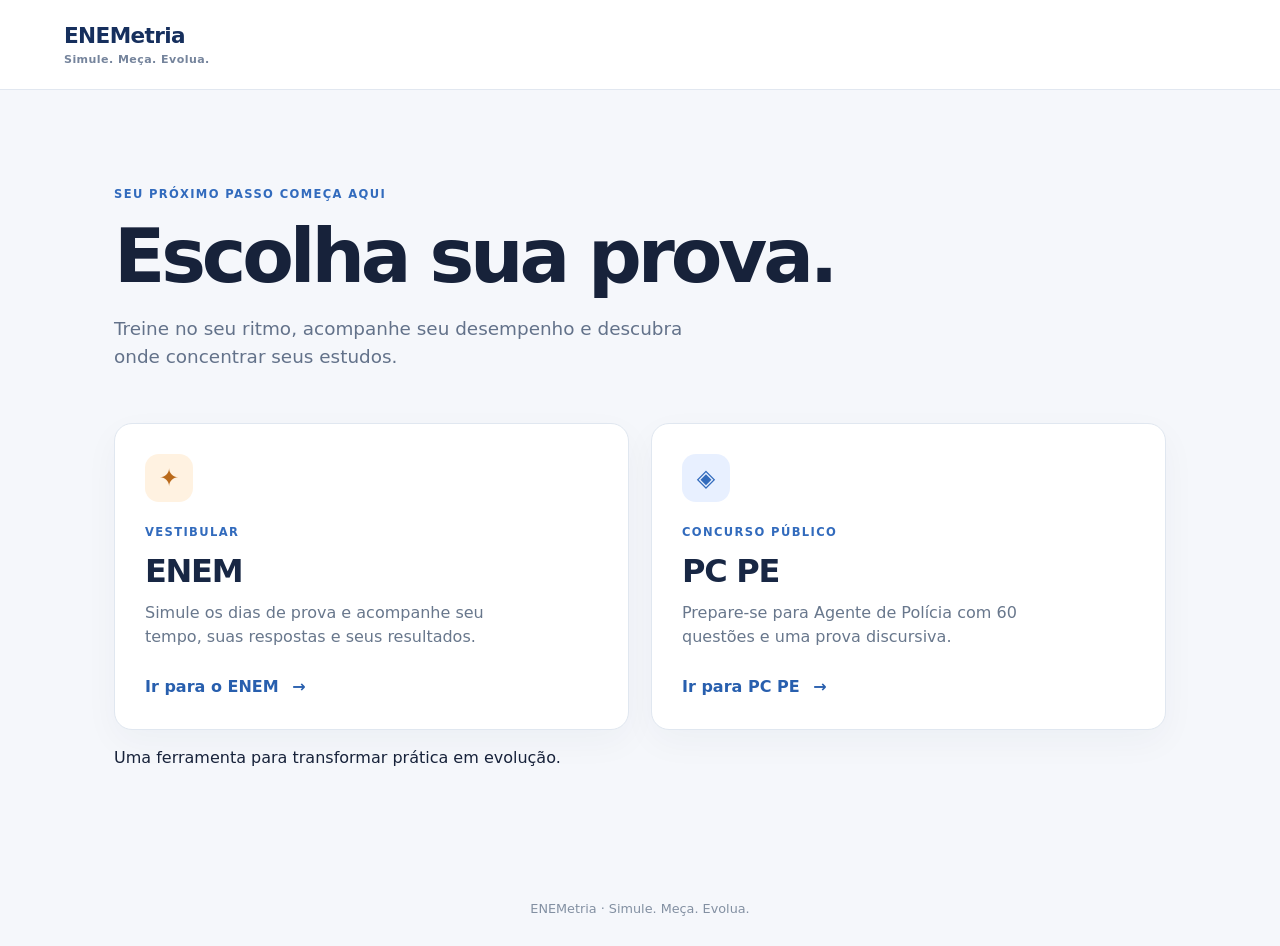
<file: index.html>
<!doctype html>
<html lang="pt-BR">
<head>
  <meta charset="utf-8"><meta name="viewport" content="width=device-width, initial-scale=1">
  <title>ENEMetria — escolha sua prova</title>
  <link rel="stylesheet" href="concursos.css">
</head>
<body>
  <header class="top"><a class="brand" href="index.html">ENEMetria <span>Simule. Meça. Evolua.</span></a></header>
  <main class="home">
    <p class="eyebrow">SEU PRÓXIMO PASSO COMEÇA AQUI</p>
    <h1>Escolha sua prova.</h1>
    <p class="lead">Treine no seu ritmo, acompanhe seu desempenho e descubra onde concentrar seus estudos.</p>
    <div class="cards">
      <a class="card" href="enem.html"><span class="icon">✦</span><span class="tag">VESTIBULAR</span><h2>ENEM</h2><p>Simule os dias de prova e acompanhe seu tempo, suas respostas e seus resultados.</p><strong>Ir para o ENEM <span>→</span></strong></a>
      <a class="card" href="pcpe.html"><span class="icon blue">◈</span><span class="tag">CONCURSO PÚBLICO</span><h2>PC PE</h2><p>Prepare-se para Agente de Polícia com 60 questões e uma prova discursiva.</p><strong>Ir para PC PE <span>→</span></strong></a>
    </div>
    <p class="home-note">Uma ferramenta para transformar prática em evolução.</p>
  </main>
  <footer>ENEMetria · Simule. Meça. Evolua.</footer>
</body></html>
</file>
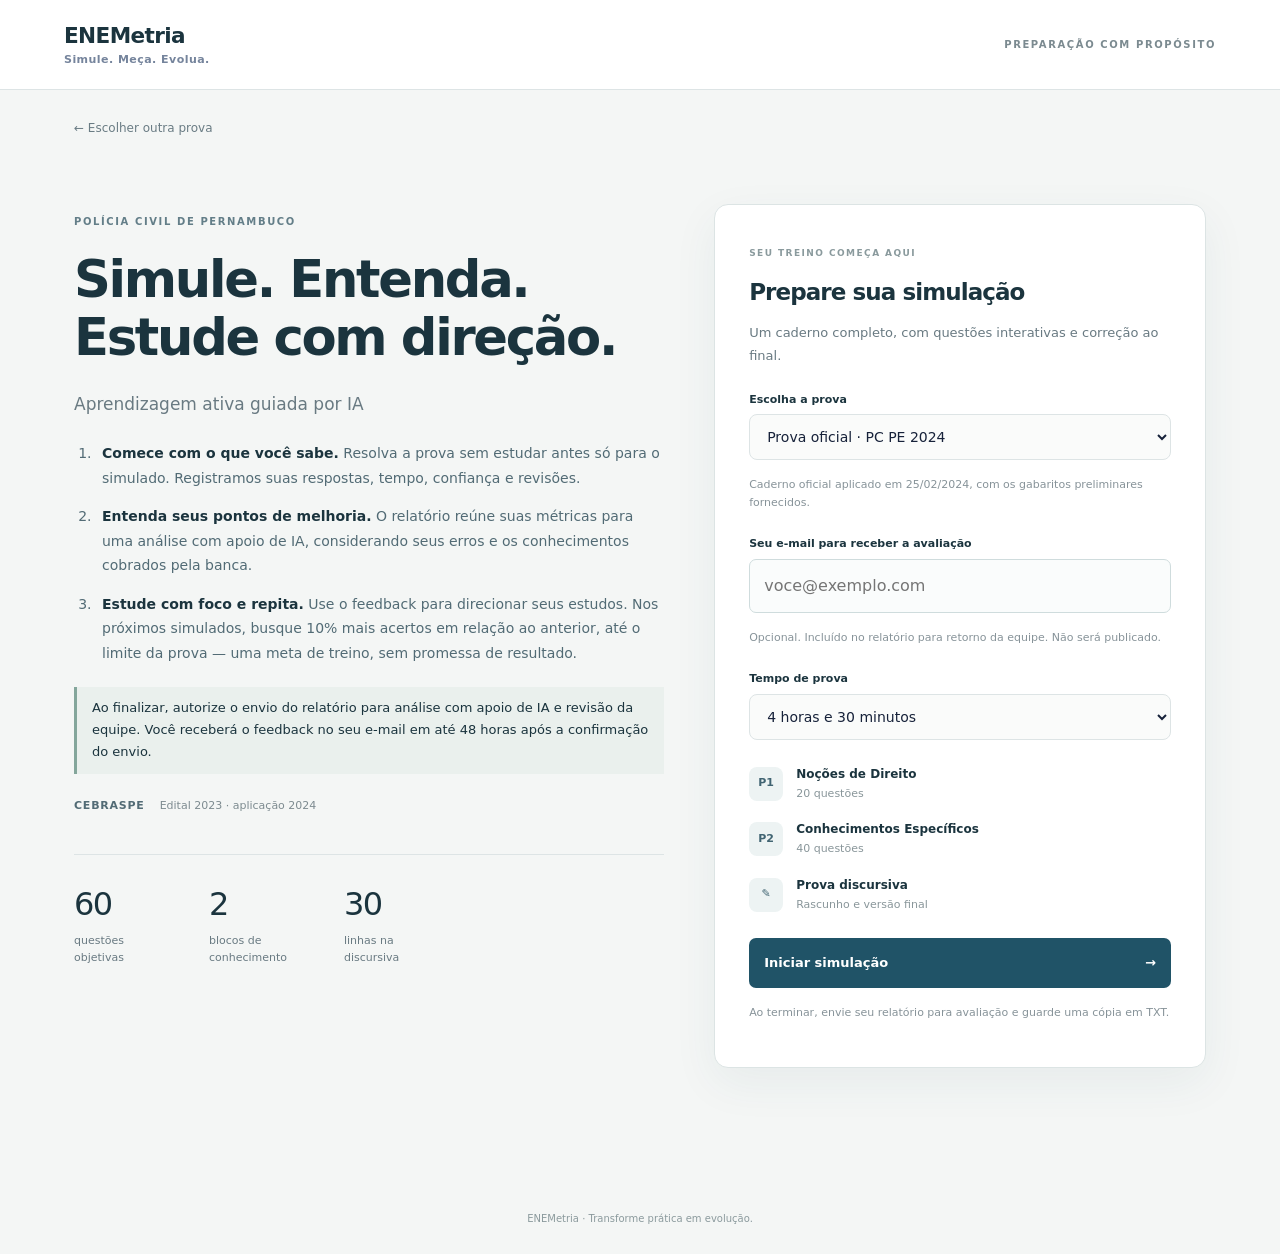
<file: pcpe.html>
<!doctype html>
<html lang="pt-BR">
<head>
  <meta charset="utf-8"><meta name="viewport" content="width=device-width,initial-scale=1">
  <meta name="theme-color" content="#183d51"><title>PC PE · Agente de Polícia | ENEMetria</title>
  <link rel="stylesheet" href="concursos.css"><link rel="stylesheet" href="pcpe-simulator.css?v=method1">
</head>
<body class="pcpe-page" data-exam-id="pcpe-agente-2024-02-25">
<header class="top"><a class="brand" href="index.html">ENEMetria <span>Simule. Meça. Evolua.</span></a><span class="header-label">PREPARAÇÃO COM PROPÓSITO</span></header>
<main class="shell">
  <a class="back" href="index.html">← Escolher outra prova</a>
  <section id="setup" class="setup-layout">
    <div class="intro"><p class="eyebrow">POLÍCIA CIVIL DE PERNAMBUCO</p><h1>Simule. Entenda.<br>Estude com direção.</h1><p class="intro-copy">Aprendizagem ativa guiada por IA</p><ol class="method-steps"><li><strong>Comece com o que você sabe.</strong> Resolva a prova sem estudar antes só para o simulado. Registramos suas respostas, tempo, confiança e revisões.</li><li><strong>Entenda seus pontos de melhoria.</strong> O relatório reúne suas métricas para uma análise com apoio de IA, considerando seus erros e os conhecimentos cobrados pela banca.</li><li><strong>Estude com foco e repita.</strong> Use o feedback para direcionar seus estudos. Nos próximos simulados, busque 10% mais acertos em relação ao anterior, até o limite da prova — uma meta de treino, sem promessa de resultado.</li></ol><p class="method-note" id="method-delivery">Ao terminar, baixe seu relatório completo. O recebimento de avaliações por e-mail está em preparação.</p><div class="exam-id"><span id="setup-board">CEBRASPE</span><span id="setup-edition">Edital 2023 · aplicação 2024</span></div><div class="setup-facts"><div><strong>60</strong><span>questões objetivas</span></div><div><strong>2</strong><span>blocos de conhecimento</span></div><div id="essay-fact"><strong>30</strong><span>linhas na discursiva</span></div></div></div>
    <div class="setup-card"><span class="step-label">SEU TREINO COMEÇA AQUI</span><h2>Prepare sua simulação</h2><p>Um caderno completo, com questões interativas e correção ao final.</p><label for="exam-select">Escolha a prova</label><select id="exam-select" aria-describedby="exam-description"></select><p id="exam-description" class="session-note"></p><label for="participant-email">Seu e-mail para receber a avaliação</label><input id="participant-email" type="email" maxlength="254" autocomplete="email" placeholder="voce@exemplo.com" aria-describedby="email-help"><p id="email-help" class="session-note">Opcional. Incluído no relatório para retorno da equipe. Não será publicado.</p><label for="duration">Tempo de prova</label><select id="duration"><option value="270">4 horas e 30 minutos</option><option value="300">5 horas</option></select><div class="setup-outline"><p><b>P1</b><span>Noções de Direito<small>20 questões</small></span></p><p><b>P2</b><span>Conhecimentos Específicos<small>40 questões</small></span></p><p id="essay-outline"><b>✎</b><span>Prova discursiva<small>Rascunho e versão final</small></span></p></div><button id="start" class="primary-action">Iniciar simulação <span>→</span></button><p class="session-note">Ao terminar, envie seu relatório para avaliação e guarde uma cópia em TXT.</p></div>
  </section>
  <section id="exam" hidden>
    <div class="exam-heading"><div><p class="eyebrow">AGENTE DE POLÍCIA · PC PE</p><h1>Seu caderno de prova</h1></div><span id="exam-edition" class="exam-id">CEBRASPE · 2024</span></div>
    <div class="test-head"><div class="clock-group"><div><span>TEMPO DECORRIDO</span><strong id="elapsed">00:00:00</strong></div><div><span>TEMPO RESTANTE</span><strong id="remaining">04:30:00</strong></div></div><div class="actions"><button id="pause" class="secondary">Pausar</button><button id="finish">Finalizar prova</button></div></div>
    <p id="paused" class="pause-notice" hidden>Simulação pausada. Retome quando estiver pronto.</p>
    <div id="workspace"><div id="stats" class="stats-grid" aria-live="off"></div><div id="area-times" class="area-times"></div>
      <section class="block-card"><div class="block-heading"><span class="block-number">P1</span><div><h2>Noções de Direito</h2><p>Questões 01–20</p></div><span id="p1-progress" class="block-progress">0 de 20</span></div><div id="p1"></div></section>
      <section class="block-card"><div class="block-heading"><span class="block-number">P2</span><div><h2>Conhecimentos Específicos</h2><p>Questões 21–60</p></div><span id="p2-progress" class="block-progress">0 de 40</span></div><div id="p2"></div></section>
      <div class="legend"><span><i class="legend-unseen"></i>Não visitada</span><span><i class="legend-answered"></i>Respondida</span><span><i class="legend-skipped"></i>Pulada</span></div>
      <section id="essay-card" class="essay-card"><div><p class="eyebrow">PROVA DISCURSIVA</p><h2>Integração dos sistemas de informação em segurança pública</h2><p>Organize suas ideias no rascunho e redija sua versão final.</p></div><div class="actions"><button id="draft" class="secondary">Abrir rascunho</button><button id="final-text">Abrir versão final</button></div></section>
    </div>
  </section>
  <section id="results" hidden><div class="result-heading"><p class="eyebrow">CADA SIMULAÇÃO É UM PASSO ADIANTE</p><h1>Seu desempenho, em perspectiva.</h1><p id="summary"></p><p id="key-note" class="key-note">Correção pelo gabarito oficial <strong>preliminar</strong> fornecido · aplicação em 25/02/2024.</p></div><div id="score-cards" class="score-cards"></div><section class="block-card"><h2>Desempenho por disciplina</h2><div id="subject-results" class="table-scroll"></div></section><section class="block-card"><h2>Sua estratégia de prova</h2><div id="strategy"></div></section><section class="block-card"><h2>Revisões e decisões de pular</h2><div id="trace-summary"></div></section><section class="block-card"><h2>Revisão das questões</h2><p id="key-review" class="muted">Compare sua resposta com o gabarito preliminar e observe seu tempo e confiança.</p><div id="question-results" class="table-scroll"></div></section><details class="report-details"><summary id="key-summary">Consultar gabarito preliminar utilizado</summary><div id="answer-key" class="answer-key"></div></details><p class="session-note">O relatório completo inclui, ao final, o perfil pedagógico das 60 questões para análise por IA: dificuldade estimada, conhecimentos, ritmo, interpretação e foco de estudo.</p><section class="block-card" id="delivery-card"><h2>Receba sua avaliação</h2><p id="delivery-description">O envio por e-mail está em preparação. Baixe o relatório para preservar sua simulação.</p><label for="result-email">Seu e-mail</label><input id="result-email" type="email" maxlength="254" autocomplete="email" placeholder="voce@exemplo.com"><label class="delivery-consent"><input id="delivery-consent" type="checkbox"> Autorizo o envio do meu relatório, incluindo respostas, métricas e discursiva, à equipe para análise com apoio de IA e retorno no meu e-mail.</label><button id="send-report" disabled>Enviar relatório para análise</button><p id="delivery-status" role="status" aria-live="polite"></p></section><div class="results-actions"><button id="download">Baixar relatório completo · TXT</button><button id="again" class="secondary">Nova simulação</button></div></section>
</main>
<footer>ENEMetria · Transforme prática em evolução.</footer>
<dialog id="question-dialog" class="exam-dialog" aria-labelledby="question-title">
  <div class="viewer-toolbar"><div><span class="viewer-label">CADERNO DE PROVA</span><span id="question-subject"></span></div><div class="viewer-tools"><span id="question-time">00:00</span><button id="pause-question" class="toolbar-pause" aria-label="Pausar prova">Pausar</button><button id="close-question" class="close-icon" aria-label="Fechar questão" title="Fechar questão">×</button></div></div>
  <div id="question-scroll" class="paper-scroll"><article class="exam-paper"><div class="paper-masthead"><span id="paper-board">CEBRASPE · PC PE</span><span id="paper-edition">AGENTE DE POLÍCIA · 2024</span></div><div id="context" class="paper-context"></div><div class="question-heading"><h2 id="question-title" tabindex="-1"></h2><span id="question-block"></span></div><div id="figure"></div><div id="prompt" class="reading"></div><div id="alternatives" role="group" aria-label="Alternativas"></div></article></div>
  <div class="response-footer"><div id="confidence" hidden><div class="confidence-caption"><strong>Qual é seu nível de confiança?</strong><span>1 · muito baixa &nbsp; / &nbsp; 5 · muito alta</span></div><div id="confidence-buttons" class="confidence-options" role="group" aria-label="Nível de confiança"></div></div><p id="confidence-warning" class="confidence-warning" role="alert" hidden></p><p id="saved" class="saved-status" role="status">Selecione uma alternativa ou feche a questão para pulá-la.</p></div>
</dialog>
<dialog id="essay-dialog" class="exam-dialog essay-dialog" aria-labelledby="essay-title"><div class="viewer-toolbar"><div><span class="viewer-label">PROVA DISCURSIVA</span><span id="essay-title"></span></div><div class="viewer-tools"><button id="pause-essay" class="toolbar-pause">Pausar</button><button id="close-essay" class="close-icon" aria-label="Fechar discursiva" title="Fechar discursiva">×</button></div></div><div class="paper-scroll"><article class="exam-paper"><div class="paper-masthead"><span>CEBRASPE · PC PE</span><span>ATÉ 30 LINHAS</span></div><details class="discursive-proposal" open><summary>Proposta da prova discursiva</summary><div id="discursive-text" class="reading"></div></details><label for="essay">Sua resposta</label><textarea id="essay" rows="18" placeholder="Comece a escrever aqui..."></textarea><p id="essay-count" class="muted"></p><p class="session-note">A quebra das linhas varia com a tela. Confira o limite de 30 linhas no formato definitivo. A redação é registrada para revisão, sem nota automática.</p></article></div></dialog>
<dialog id="finish-dialog" class="finish-dialog" aria-labelledby="finish-title"><p class="eyebrow">CONCLUIR SIMULAÇÃO</p><h2 id="finish-title">Pronto para conferir seu desempenho?</h2><p id="finish-overview"></p><p id="finish-key-note" class="muted">Ao finalizar, suas respostas serão comparadas com o gabarito preliminar.</p><div class="actions"><button id="cancel-finish" class="secondary">Voltar à prova</button><button id="confirm-finish">Finalizar e corrigir</button></div></dialog>
<script src="exams/catalog.js?v=autoral1"></script><script src="exams/pcpe-agente-2024/definition.js?v=1.1.0"></script><script src="exams/pcpe-agente-2024/analysis.js?v=1.0.0"></script><script src="exams/pcpe-agente-autoral-01/definition.js?v=1.0.0"></script><script src="exams/pcpe-agente-autoral-01/analysis.js?v=1.0.0"></script><script src="pcpe-selection.js?v=autoral1"></script><script src="session-tracker.js?v=2.0.1"></script><script src="exam-report.js?v=autoral1"></script><script src="report-delivery-config.js?v=live1"></script><script src="pcpe.js?v=autoral1"></script>
</body></html>
</file>
<file: concursos.css>
:root{font-family:Inter,system-ui,-apple-system,"Segoe UI",sans-serif;color:#17223a;background:#f5f7fb;line-height:1.5}*{box-sizing:border-box}body{margin:0}.top{background:#fff;border-bottom:1px solid #e1e7f0;padding:20px max(5vw,24px)}.brand{font-size:1.35rem;font-weight:800;color:#162f5d;text-decoration:none;letter-spacing:-.03em}.brand span{display:block;font-size:.69rem;letter-spacing:.04em;color:#75849c;font-weight:600}.home{max-width:1100px;margin:0 auto;padding:85px 24px}.eyebrow,.tag{color:#326bbd;font-weight:800;letter-spacing:.12em;font-size:.72rem}.home h1{font-size:clamp(2.6rem,6vw,4.7rem);letter-spacing:-.055em;line-height:1.08;margin:12px 0}.lead{font-size:1.15rem;max-width:620px;color:#63728a}.cards{display:grid;grid-template-columns:repeat(2,1fr);gap:22px;margin-top:52px}.card{display:flex;flex-direction:column;text-decoration:none;background:#fff;border:1px solid #e0e7f0;color:#182744;border-radius:18px;padding:30px;min-height:270px;box-shadow:0 12px 35px #21334a0a;transition:transform .2s,box-shadow .2s}.card:hover,.card:focus-visible{transform:translateY(-4px);box-shadow:0 18px 40px #21334a1c}.icon{font-size:1.5rem;color:#ba6a1b;background:#fff2e1;width:48px;height:48px;border-radius:14px;display:grid;place-items:center;margin-bottom:22px}.icon.blue{background:#e8f0ff;color:#326bbd}.card h2{font-size:2rem;letter-spacing:-.04em;margin:6px 0}.card p{color:#68778c;margin:0 0 26px;max-width:370px}.card strong{color:#285fae;margin-top:auto}.card strong span{padding-left:8px}footer{text-align:center;color:#8390a2;font-size:.8rem;padding:28px}.shell{max-width:1120px;margin:auto;padding:35px 24px 70px}.back{color:#326bbd;text-decoration:none;font-weight:700}.hero{margin:34px 0 25px}.hero h1{font-size:clamp(2rem,5vw,3.5rem);letter-spacing:-.04em;margin:3px 0}.hero p{color:#63728a;max-width:750px}.panel{background:#fff;border:1px solid #dfe7f2;border-radius:16px;padding:24px;margin:18px 0;box-shadow:0 8px 24px #21334a08}.panel h2{margin:0 0 8px;font-size:1.3rem}.muted{color:#61718a}.facts{display:flex;gap:12px;flex-wrap:wrap;margin:20px 0}.fact{background:#edf3fd;border-radius:10px;padding:10px 14px;font-size:.9rem;font-weight:650;color:#244c87}label{display:block;font-weight:650;margin:14px 0 6px}select,input,textarea{font:inherit;border:1px solid #cad5e3;border-radius:8px;padding:10px;color:#17223a;background:white;max-width:100%}textarea{width:100%;resize:vertical}button,.button{font:inherit;font-weight:700;border:0;border-radius:9px;padding:11px 17px;background:#245eb0;color:#fff;cursor:pointer;text-decoration:none;display:inline-block}button:hover,.button:hover{background:#174887}.secondary{background:#e9eff8;color:#274a79}.secondary:hover{background:#d9e5f4}.danger{background:#fff0ed;color:#a5362b}.danger:hover{background:#ffe1dc}.actions{display:flex;flex-wrap:wrap;gap:10px;margin-top:18px}.hidden{display:none!important}.test-head{display:flex;align-items:center;justify-content:space-between;gap:15px;flex-wrap:wrap;position:sticky;top:0;z-index:2;background:#f5f7fb;padding:12px 0}.timer{font-size:1.7rem;font-weight:800;font-variant-numeric:tabular-nums;color:#1c4e93}.grid{display:grid;grid-template-columns:repeat(auto-fill,minmax(200px,1fr));gap:10px}.question{border:1px solid #e3e9f1;border-radius:10px;padding:10px}.question strong{display:block;margin-bottom:5px}.choices{display:flex;flex-wrap:wrap;gap:3px}.choices label{display:flex;align-items:center;gap:2px;font-weight:500;margin:0;font-size:.85rem}.choices input{padding:0;accent-color:#245eb0}.report{white-space:pre-line}.meter{height:10px;background:#e8eef7;border-radius:9px;overflow:hidden}.meter span{display:block;background:#3478d0;height:100%}.notice{background:#fff8e8;border-left:4px solid #e7af3e;padding:12px 14px;border-radius:5px;color:#745922}.pdf-frame{width:100%;height:70vh;border:1px solid #dce4ef;border-radius:8px}.progress{font-size:.85rem;color:#536980}.results-grid{display:grid;grid-template-columns:repeat(auto-fit,minmax(180px,1fr));gap:12px}.result-box{padding:15px;background:#f1f5fb;border-radius:10px}.result-box strong{display:block;font-size:1.5rem}.review{columns:3;line-height:1.9}.alert{color:#a13225;font-weight:700}@media(max-width:650px){.home{padding:50px 20px}.cards{grid-template-columns:1fr;margin-top:35px}.card{min-height:230px}.shell{padding:25px 16px 60px}.panel{padding:17px}.review{columns:1}.grid{grid-template-columns:repeat(auto-fill,minmax(160px,1fr))}}
</file>
<file: pcpe-simulator.css>
[hidden]{display:none!important}
.pcpe-page{--ink:#1b343e;--teal:#205367;--muted:#697a82;--line:#dde4e5;--paper:#fffefa;background:#f4f6f5;color:var(--ink)}
.pcpe-page .top{display:flex;justify-content:space-between;align-items:center;background:#fff;border-bottom:1px solid var(--line);padding:20px max(5vw,24px)}.pcpe-page .brand{color:var(--ink)}.header-label{color:#7b8a90;font-size:10px;font-weight:700;letter-spacing:.16em}.pcpe-page .shell{max-width:1180px;padding-top:25px}.pcpe-page .back{font-size:12px;color:#6a7c84;font-weight:500}.pcpe-page button{background:var(--teal);border-radius:7px;font-size:13px;transition:background .16s,box-shadow .16s}.pcpe-page button:hover{background:#143f52}.pcpe-page button.secondary{background:#edf1f1;color:#34515d}.pcpe-page button.secondary:hover{background:#e0e8e8}.pcpe-page .eyebrow{font-size:10px;color:#637e88;letter-spacing:.16em}.pcpe-page h1,.pcpe-page h2,.pcpe-page h3{color:var(--ink)}.pcpe-page h1{letter-spacing:-.045em;line-height:1.13}.setup-layout{display:grid;grid-template-columns:1.2fr 1fr;gap:75px;align-items:center;padding:65px 0 45px}.intro h1{font-size:clamp(2.7rem,4.6vw,4.2rem);font-weight:650;margin:22px 0}.intro-copy{font-size:17px;color:var(--muted);line-height:1.8;max-width:480px}.exam-id{display:flex;gap:15px;color:#7d8b90;font-size:11px;margin:24px 0}.exam-id span:first-child{font-weight:800;color:#526b75;letter-spacing:.07em}.setup-facts{display:flex;gap:35px;border-top:1px solid var(--line);margin-top:40px;padding-top:25px}.setup-facts strong{display:block;font-size:32px;font-weight:500;letter-spacing:-.05em}.setup-facts span{display:block;font-size:11px;color:var(--muted);max-width:100px;line-height:1.5;margin-top:5px}.setup-card{background:white;padding:34px;border:1px solid #dce4e4;border-radius:14px;box-shadow:0 15px 45px #254b5910}.step-label{font-size:9px;letter-spacing:.16em;color:#8a9a9d;font-weight:750}.setup-card h2{font-size:23px;letter-spacing:-.04em;margin:12px 0}.setup-card>p{font-size:13px;color:var(--muted);line-height:1.7}.setup-card label{font-size:11px;margin-top:25px}.setup-card select{width:100%;border-color:var(--line);font-size:14px;padding:13px;background:#fafbfa}.setup-outline{margin:25px 0}.setup-outline p{display:flex;gap:13px;align-items:center;margin:18px 0}.setup-outline b{background:#edf3f3;border-radius:8px;display:grid;place-items:center;width:34px;height:34px;font-size:11px;color:#416472}.setup-outline span{font-size:12px;font-weight:650}.setup-outline small{display:block;font-size:11px;font-weight:400;color:#89969a;margin-top:3px}.pcpe-page .primary-action{width:100%;display:flex;justify-content:space-between;padding:15px}.pcpe-page .session-note{font-size:11px;line-height:1.6;color:#879399;margin-top:16px}.exam-heading{display:flex;align-items:center;justify-content:space-between;margin:35px 0 25px}.exam-heading h1{font-size:32px;margin:8px 0}.pcpe-page .test-head{background:#fff;border:1px solid var(--line);border-radius:10px;padding:15px 22px;top:10px;box-shadow:0 6px 25px #254b5908;margin-bottom:20px}.clock-group{display:flex;gap:40px}.clock-group span{display:block;font-size:8px;color:#84969b;letter-spacing:.12em}.clock-group strong{font-size:22px;font-variant-numeric:tabular-nums;font-weight:550;letter-spacing:-.03em}.pcpe-page .actions{margin-top:0}.stats-grid{display:grid;grid-template-columns:repeat(4,1fr);gap:12px;margin:20px 0 12px}.stat{padding:18px 20px;background:#eef2f1;border-radius:9px}.stat strong{font-size:25px;letter-spacing:-.04em;display:block;font-weight:550}.stat span{font-size:11px;color:#7a898f}.area-times{font-size:11px;color:#849397;padding:2px 0 15px;line-height:2}.block-card{background:white;border:1px solid var(--line);border-radius:12px;padding:26px;margin:18px 0}.block-heading{display:flex;align-items:center;gap:14px;margin-bottom:24px;padding-bottom:20px;border-bottom:1px solid #edf0ef}.block-number{width:44px;height:44px;display:grid;place-items:center;background:#eaf1f1;border-radius:10px;color:#386172;font-size:14px;font-weight:750}.block-heading h2{margin:0;font-size:19px;letter-spacing:-.03em}.block-heading p{margin:3px 0 0;font-size:11px;color:#839296}.block-progress{margin-left:auto;font-size:11px;color:#6f858d}.subject-group{display:grid;grid-template-columns:210px 1fr;gap:20px;padding:11px 0}.subject-group h3{font-size:11px;font-weight:550;color:#687d86;margin:10px 0}.question-panel{display:flex;gap:7px;flex-wrap:wrap}.pcpe-page .q-button{width:39px;height:39px;padding:0;background:#f7f9f8;color:#6e828a;border:1px solid #e3e9e8;font-size:12px;font-weight:550}.pcpe-page .q-button:hover{background:#e6eeee;color:#214c60}.pcpe-page .q-button.answered{background:#28566a;color:white;border-color:#28566a}.pcpe-page .q-button.skipped{background:#fbf0d7;color:#8d701f;border-color:#efdfb5}.pcpe-page .q-button.active{box-shadow:0 0 0 2px #8caebd}.legend{display:flex;justify-content:flex-end;gap:18px;font-size:10px;color:#869397;margin:18px 0 25px}.legend span{display:flex;align-items:center;gap:5px}.legend i{width:8px;height:8px;border-radius:2px;border:1px solid #d5dfdf}.legend-answered{background:#28566a}.legend-skipped{background:#fbf0d7}.essay-card{display:flex;justify-content:space-between;align-items:center;gap:25px;border:1px solid #d8e2e3;background:#edf2f2;padding:28px;border-radius:12px}.essay-card h2{font-size:20px;max-width:580px;line-height:1.4;letter-spacing:-.02em}.essay-card p:not(.eyebrow){font-size:12px;color:#7c8c93}.essay-card .actions{flex-shrink:0;max-width:180px}.pause-notice{padding:24px;background:#fdf5e4;border-radius:10px;color:#89723c}
/* A clean viewer around a typeset exam sheet. */
.exam-dialog{border:1px solid #dce1e2;border-radius:12px;padding:0;width:min(1040px,96vw);max-width:1040px;height:min(900px,94dvh);max-height:94dvh;color:#202c32;box-shadow:0 35px 120px #0b263a55;background:#e9eded;overflow:hidden}.exam-dialog[open]{display:grid;grid-template-rows:auto minmax(0,1fr) auto}.exam-dialog::backdrop{background:#142c3dbb;backdrop-filter:blur(3px)}.viewer-toolbar{display:flex;justify-content:space-between;align-items:center;gap:15px;background:#fafcfc;border-bottom:1px solid #d8e0e1;padding:14px 22px;font-family:Inter,system-ui,sans-serif}.viewer-toolbar>div:first-child{display:flex;flex-direction:column;gap:3px}.viewer-label{font-size:8px;font-weight:750;letter-spacing:.16em;color:#91a0a5}.viewer-toolbar #question-subject,.viewer-toolbar #essay-title{font-size:12px;font-weight:600;color:#455f6b}.viewer-tools{display:flex;align-items:center;gap:15px}.viewer-tools #question-time{font-size:12px;font-variant-numeric:tabular-nums;color:#778b94}.pcpe-page .toolbar-pause{font-size:11px;padding:5px 8px;background:transparent;color:#597581;border:1px solid #dce5e6}.pcpe-page .close-icon{font-size:27px;font-weight:300;line-height:1;width:32px;height:32px;padding:0;background:transparent;color:#687e86;display:grid;place-items:center;border-radius:50%}.pcpe-page .close-icon:hover{background:#e8eeee;color:#173b4e}.paper-scroll{overflow:auto;overscroll-behavior:contain;scrollbar-gutter:stable;padding:30px 40px}.exam-paper{max-width:800px;margin:0 auto;background:var(--paper);padding:42px 50px 50px;box-shadow:0 2px 9px #35495313;min-height:100%;font-family:Georgia,'Times New Roman',serif;font-size:17px;line-height:1.65;color:#262d31}.paper-masthead{display:flex;justify-content:space-between;gap:15px;border-bottom:1px solid #7d8588;padding-bottom:11px;margin-bottom:26px;font-family:system-ui,sans-serif;font-size:8px;letter-spacing:.08em;color:#6c7579;font-weight:650}.question-heading{display:flex;justify-content:space-between;align-items:center;border-top:2px solid #303e44;border-bottom:1px solid #c4c8c8;margin:25px 0 20px;padding:8px 0}.question-heading h2{margin:0;font-family:Georgia,'Times New Roman',serif;font-size:19px;font-weight:bold;color:#263b44}.question-heading span{font-size:9px;font-family:system-ui,sans-serif;color:#899196;letter-spacing:.07em}.reading{line-height:1.7;white-space:normal}.reading p{margin:0 0 1em;text-align:justify;overflow-wrap:break-word}.reading p:last-child{margin-bottom:0}.paper-context{margin-bottom:32px}.context-title{font-family:Georgia,serif;font-size:14px;font-weight:700;margin:0 0 15px}.paper-context .reading{font-size:16px;line-height:1.65}.roman-item{display:grid;grid-template-columns:30px 1fr;gap:8px;margin:13px 0;text-align:justify}.roman-item strong{font-weight:400}.pcpe-page .alternative{display:flex;align-items:baseline;gap:15px;width:100%;border:1px solid transparent;background:transparent;color:#30383c;text-align:left;padding:11px 10px;margin:4px -10px;box-sizing:content-box;border-radius:5px;font:inherit;line-height:1.55;white-space:normal;font-weight:400}.pcpe-page .alternative:hover{background:#eff3f2;border-color:#e1e8e6}.alternative .choice-letter{font-family:system-ui,sans-serif;border:1px solid #a1adb0;border-radius:50%;font-size:11px;font-weight:600;min-width:23px;height:23px;line-height:22px;text-align:center;flex-shrink:0;color:#61727a}.alternative .choice-text{white-space:pre-line}.pcpe-page .alternative.selected{background:#eaf1f3;border-color:#bacdd4;color:#203f50}.alternative.selected .choice-letter{background:#2b5a6d;color:white;border-color:#2b5a6d}.response-footer{background:#fff;border-top:1px solid #d6e0e2;padding:14px 24px;font-family:system-ui,sans-serif}.response-footer #confidence{display:flex;justify-content:space-between;align-items:center;gap:20px}.confidence-caption strong{display:block;font-size:12px;font-weight:650;color:#345363}.confidence-caption span{display:block;font-size:10px;color:#8c9b9f;margin-top:4px}.confidence-options{display:flex;gap:7px}.pcpe-page .confidence-options button{background:#f3f6f6;color:#3d626f;border:1px solid #cfdddf;width:38px;height:38px;padding:0;border-radius:50%;font-size:13px}.pcpe-page .confidence-options button:hover{background:#28566a;border-color:#28566a;color:#fff}.saved-status{font-size:11px;color:#7c8e96;line-height:1.5;margin:0}.saved-status.success{color:#36705d}.response-footer #confidence:not([hidden])~.saved-status{margin-top:7px}.confidence-warning{font-size:12px;line-height:1.5;color:#965824;background:#fff5e8;border-left:3px solid #d6a059;padding:9px 12px;margin:10px 0 0;border-radius:3px}.paper-scroll table{border-collapse:collapse;margin:20px auto;font:14px Georgia,serif;background:#fffefa;color:#2c363a}.paper-scroll th,.paper-scroll td{border:1px solid #939c9d;padding:5px 10px;text-align:center}.paper-scroll th{font-weight:700;background:#f0f1ed}.table-scroll{overflow-x:auto}.figure-caption{font-size:12px;text-align:center;color:#747d7f}.chart{width:100%;max-width:650px;display:block;margin:15px auto}.exam-paper #figure h3{font-size:14px;text-align:center;font-weight:400}.discursive-proposal summary{font-size:16px;font-weight:700;cursor:pointer;margin:15px 0}.discursive-proposal .reading{font-size:15px}.exam-paper label{font-family:system-ui,sans-serif;font-size:12px;margin:25px 0 10px}.essay-dialog{grid-template-rows:auto minmax(0,1fr)!important}.essay-dialog textarea{font:17px/30px Georgia,serif;border:1px solid #d7dedc;border-radius:2px;padding:10px 13px;background:repeating-linear-gradient(#fffefa,#fffefa 29px,#e5e8e4 29px,#e5e8e4 30px);width:100%;resize:vertical}.essay-dialog .muted{font-family:system-ui,sans-serif;font-size:11px}.result-heading{max-width:750px;margin:45px 0 30px}.result-heading h1{font-size:42px;font-weight:600}.result-heading>p:not(.eyebrow){color:#7f8f96;font-size:13px}.key-note{font-size:11px!important;color:#8b999e!important}.score-cards{display:grid;grid-template-columns:repeat(3,1fr);gap:16px}.score-card{background:#fff;border:1px solid var(--line);border-radius:12px;padding:24px}.score-card.featured{background:#214f61;color:#fff;border-color:#214f61}.score-card>span{font-size:11px;color:#7f939b}.score-card.featured>span{color:#b7d0d8}.score-card strong{font-size:42px;font-weight:500;letter-spacing:-.06em;display:block;margin:9px 0}.score-card strong small{font-size:19px;opacity:.5;letter-spacing:0}.score-card p{font-size:11px;color:#88999f}.score-card.featured p{color:#b7d0d8}.score-card .score-bar{height:4px;background:#e8eeee;border-radius:4px;overflow:hidden}.score-card.featured .score-bar{background:#527785}.score-bar span{display:block;height:100%;background:#75a99d}.block-card>h2{font-size:18px;font-weight:600;letter-spacing:-.03em;margin:0 0 20px}.block-card table{width:100%;border-collapse:collapse;font-size:12px}.block-card th{font-size:9px;font-weight:600;color:#8b9ba1;letter-spacing:.04em;text-transform:uppercase;text-align:left;border-bottom:1px solid #dce5e5;padding:10px}.block-card td{padding:12px 10px;border-bottom:1px solid #edf1f0;color:#5d7781}.badge{font-size:10px;display:inline-block;background:#eef5f1;color:#398067;padding:3px 8px;border-radius:5px;white-space:nowrap}.badge.wrong{color:#a05955;background:#f9eeec}.badge.blank{color:#9a8a68;background:#f6f2e9}.strategy-grid{display:grid;grid-template-columns:repeat(4,1fr);gap:12px}.strategy-grid span{font-size:11px;color:#8a999f}.strategy-grid strong{display:block;font-size:23px;font-weight:500;color:#3a5c6c;margin-bottom:5px}.results-actions{display:flex;gap:12px;margin:25px 0}.report-details{font-size:12px;color:#7a8b91;margin:25px 0}.report-details summary{cursor:pointer}.answer-key{line-height:2.4;word-spacing:10px;padding:20px;background:white;border:1px solid var(--line);border-radius:8px;margin-top:10px}.pcpe-page button:focus-visible,.pcpe-page a:focus-visible{outline:3px solid #c99e54;outline-offset:3px}.pcpe-page footer{font-size:10px;color:#8b9a9d}
@media(max-width:900px){.setup-layout{gap:30px}.intro h1{font-size:40px}.setup-card{padding:25px}.subject-group{grid-template-columns:170px 1fr}.essay-card{display:block}.essay-card .actions{max-width:none;margin-top:20px}.paper-scroll{padding:20px}.exam-paper{padding:30px 35px}.strategy-grid{grid-template-columns:repeat(2,1fr)}}
@media(max-width:600px){.header-label{display:none}.pcpe-page .top{padding:17px 20px}.pcpe-page .shell{padding:20px 16px 45px}.setup-layout{grid-template-columns:1fr;padding:30px 0;gap:30px}.intro h1{font-size:38px}.intro-copy{font-size:15px}.setup-facts{gap:30px;margin-top:25px;padding-top:20px}.setup-facts strong{font-size:28px}.exam-heading h1{font-size:26px}.exam-heading .exam-id{display:none}.pcpe-page .test-head{padding:13px;gap:15px;top:5px}.clock-group{gap:24px}.clock-group strong{font-size:20px}.clock-group span{font-size:7px}.pcpe-page .test-head .actions{margin:0}.pcpe-page .test-head button{font-size:11px;padding:9px 12px}.stats-grid{grid-template-columns:repeat(2,1fr);gap:8px}.stat{padding:13px 16px}.stat strong{font-size:22px}.block-card{padding:18px 15px}.block-heading{gap:10px}.block-heading h2{font-size:16px}.block-number{width:34px;height:34px;font-size:11px}.block-progress{font-size:10px}.subject-group{display:block;padding:6px 0}.subject-group h3{margin:10px 0;font-size:10px}.pcpe-page .q-button{width:38px;height:38px}.question-panel{gap:6px}.legend{justify-content:center;font-size:9px;gap:13px}.essay-card{padding:20px}.essay-card h2{font-size:18px}.exam-dialog{width:100vw;max-width:100vw;height:100dvh;max-height:100dvh;border-radius:0;border:0;margin:0}.viewer-toolbar{padding:10px 12px;gap:7px}.viewer-tools{gap:7px}.viewer-label{font-size:7px}.viewer-toolbar #question-subject{font-size:10px;max-width:160px}.viewer-tools #question-time{font-size:10px}.pcpe-page .toolbar-pause{font-size:9px;padding:4px 6px}.paper-scroll{padding:12px 8px;scrollbar-gutter:auto}.exam-paper{padding:25px 20px 35px;font-size:16px;line-height:1.6}.paper-masthead{font-size:6.5px;letter-spacing:.03em;gap:5px}.paper-context .reading{font-size:15px}.question-heading h2{font-size:18px}.pcpe-page .alternative{gap:11px;padding:10px 6px;margin:4px -6px;font-size:15px}.alternative .choice-letter{min-width:21px;height:21px;line-height:20px;font-size:10px}.response-footer{padding:12px 15px}.response-footer #confidence{gap:8px;align-items:center}.confidence-caption strong{font-size:10px;max-width:140px}.confidence-caption span{font-size:8px}.confidence-options{gap:4px}.pcpe-page .confidence-options button{width:30px;height:30px;font-size:11px}.saved-status{font-size:10px}.confidence-warning{font-size:10px}.score-cards{grid-template-columns:1fr}.score-card{padding:20px}.score-card strong{font-size:36px}.result-heading h1{font-size:32px}.strategy-grid{grid-template-columns:repeat(2,1fr)}.results-actions{flex-direction:column}.paper-scroll th,.paper-scroll td{padding:4px 6px;font-size:12px}}

.finish-dialog{border:1px solid #dce4e4;border-radius:14px;padding:32px;width:min(460px,92vw);background:#fff;color:#294957;box-shadow:0 25px 90px #16344840}.finish-dialog::backdrop{background:#142c3daa;backdrop-filter:blur(3px)}.finish-dialog h2{font-size:25px;line-height:1.3;letter-spacing:-.03em}.finish-dialog p{font-size:13px;line-height:1.7}.finish-dialog .actions{margin-top:25px;justify-content:flex-end}

.method-steps{padding-left:22px;margin:22px 0;color:#526b75;font-size:14px;line-height:1.75}.method-steps li{padding-left:6px;margin:14px 0}.method-steps strong{color:var(--ink)}.method-note{border-left:3px solid #84a69b;padding:10px 15px;background:#eaf0ed;font-size:13px;line-height:1.7}.intro h1{font-size:clamp(2.4rem,4vw,3.5rem)}.setup-layout{align-items:start;gap:50px}.setup-card input[type=email],#delivery-card input[type=email]{display:block;width:100%;box-sizing:border-box;padding:14px;border:1px solid #cfdcdd;border-radius:7px;font:inherit;background:#fafcfc;color:var(--ink)}.delivery-consent{display:flex;gap:10px;align-items:start;margin:18px 0;font-size:13px;line-height:1.6}.delivery-consent input{margin-top:5px;flex-shrink:0}#delivery-card>p{font-size:14px;line-height:1.7}#delivery-card label:not(.delivery-consent){display:block;margin:15px 0 8px}.pcpe-page button:disabled{opacity:.55;cursor:not-allowed}@media(max-width:600px){.setup-layout{gap:25px}.method-steps{font-size:13px}}
</file>
